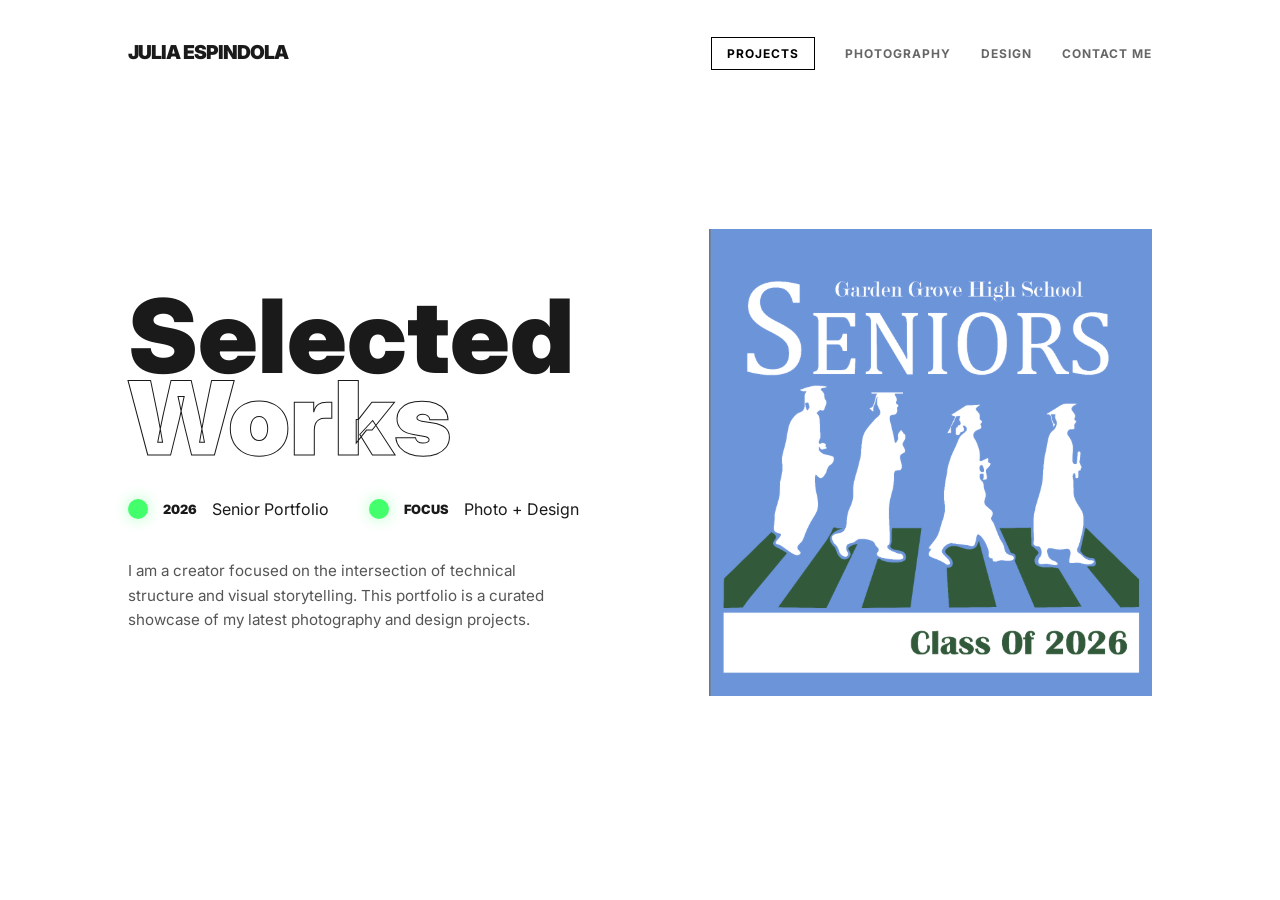
<file: index.html>
<!DOCTYPE html>
<html lang="en">
<head>
    <meta charset="UTF-8">
    <meta name="viewport" content="width=device-width, initial-scale=1.0">
    <title>Projects | 2026 Portfolio</title>
    <link href="https://fonts.googleapis.com/css2?family=Inter:wght@300;700;900&display=swap" rel="stylesheet">
    <link rel="stylesheet" href="style.css">
</head>
<body>

    <nav class="navbar">
        <div class="nav-brand">JULIA ESPINDOLA</div>
        <ul class="nav-menu">
            <li><a href="index.html" class="active">PROJECTS</a></li>
            <li><a href="photography.html">PHOTOGRAPHY</a></li>
            <li><a href="design.html">DESIGN</a></li>
            <li><a href="contact.html">CONTACT ME</a></li>
        </ul>
    </nav>

    <main class="hero-section">
        <div class="text-content">
            <h1 class="main-title">Selected<br><span class="outline-text">Works</span></h1>
            
            <div class="category-tags">
                <div class="tag">
                    <span class="neon-dot"></span>
                    <span class="tag-text">2026</span>
                    <p>Senior Portfolio</p>
                </div>
                <div class="tag">
                    <span class="neon-dot"></span>
                    <span class="tag-text">FOCUS</span>
                    <p>Photo + Design</p>
                </div>
            </div>

            <p class="bio-text">
                I am a creator focused on the intersection of technical structure and 
                visual storytelling. This portfolio is a curated showcase of my 
                latest photography and design projects.
            </p>
        </div>

        <div class="image-content">
            <img src="logo4.png" alt="Featured Work" class="hero-image">
        </div>
    </main>

    <script src="script.js"></script>
</body>
</html>
</file>
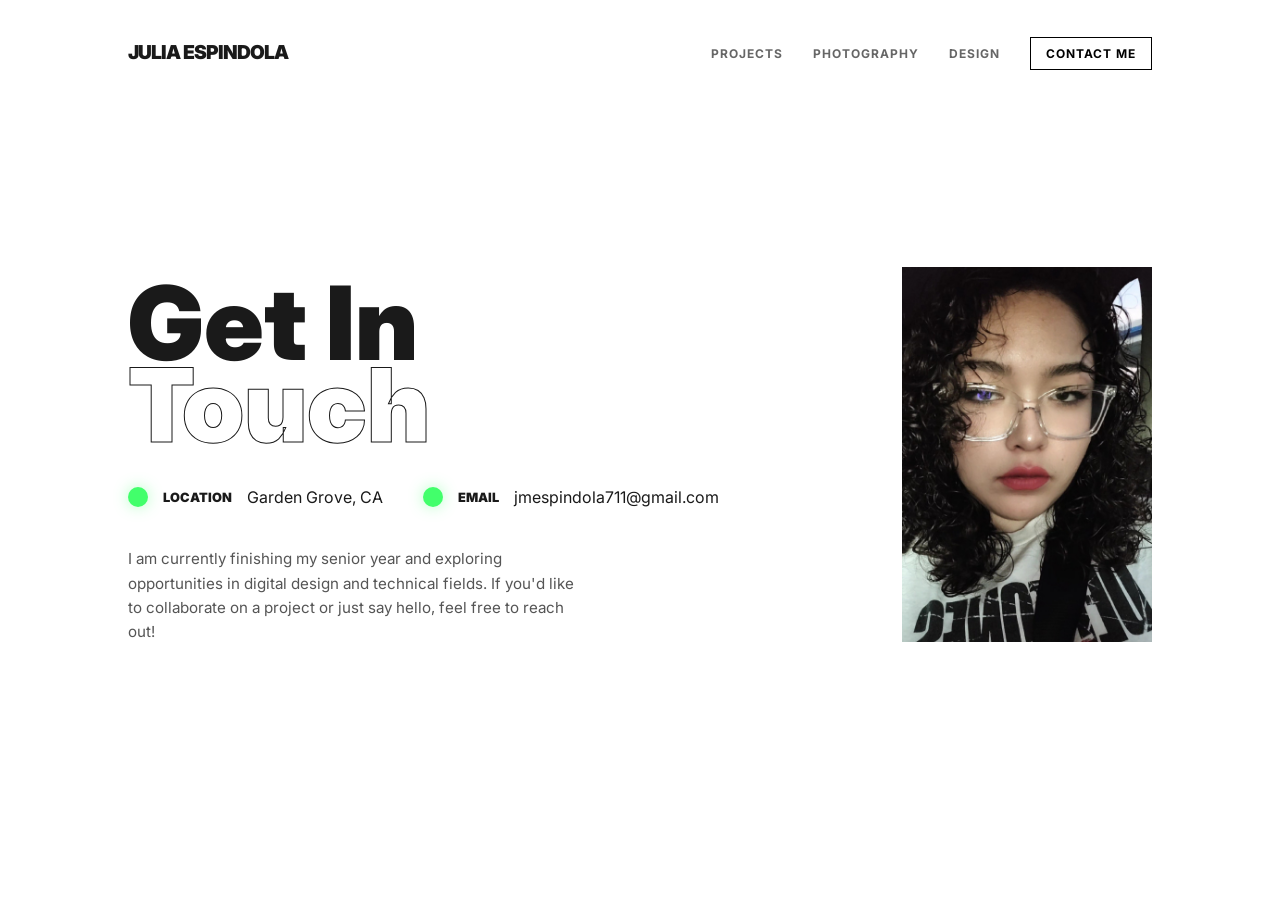
<file: contact.html>
<!DOCTYPE html>
<html lang="en">
<head>
    <meta charset="UTF-8">
    <meta name="viewport" content="width=device-width, initial-scale=1.0">
    <title>Contact | 2026 Portfolio</title>
    <link href="https://fonts.googleapis.com/css2?family=Inter:wght@300;700;900&display=swap" rel="stylesheet">
    <link rel="stylesheet" href="style.css">
</head>
<body>

    <nav class="navbar">
        <div class="nav-brand">JULIA ESPINDOLA</div>
        <ul class="nav-menu">
            <li><a href="index.html">PROJECTS</a></li>
            <li><a href="photography.html">PHOTOGRAPHY</a></li>
            <li><a href="design.html">DESIGN</a></li>
            <li><a href="contact.html" class="active">CONTACT ME</a></li>
        </ul>
    </nav>

    <main class="hero-section">
        <div class="text-content">
            <h1 class="main-title">Get In<br><span class="outline-text">Touch</span></h1>
            
            <div class="category-tags">
                <div class="tag">
                    <span class="neon-dot"></span>
                    <span class="tag-text">LOCATION</span>
                    <p>Garden Grove, CA</p>
                </div>
                <div class="tag">
                    <span class="neon-dot"></span>
                    <span class="tag-text">EMAIL</span>
                    <p><span class="copy-email">jmespindola711@gmail.com</span></p>
                </div>
            </div>

            <p class="bio-text">
                I am currently finishing my senior year and exploring opportunities in 
                digital design and technical fields. If you'd like to collaborate 
                on a project or just say hello, feel free to reach out!
            </p>
        </div>

        <div class="image-content">
            <img src="me.png" alt="Julia Espindola" style="width: 250px !important; height: auto !important; display: block; margin-bottom: 20px;">        </div>
    </main>

    <script src="script.js"></script>
</body>
</html>
</file>
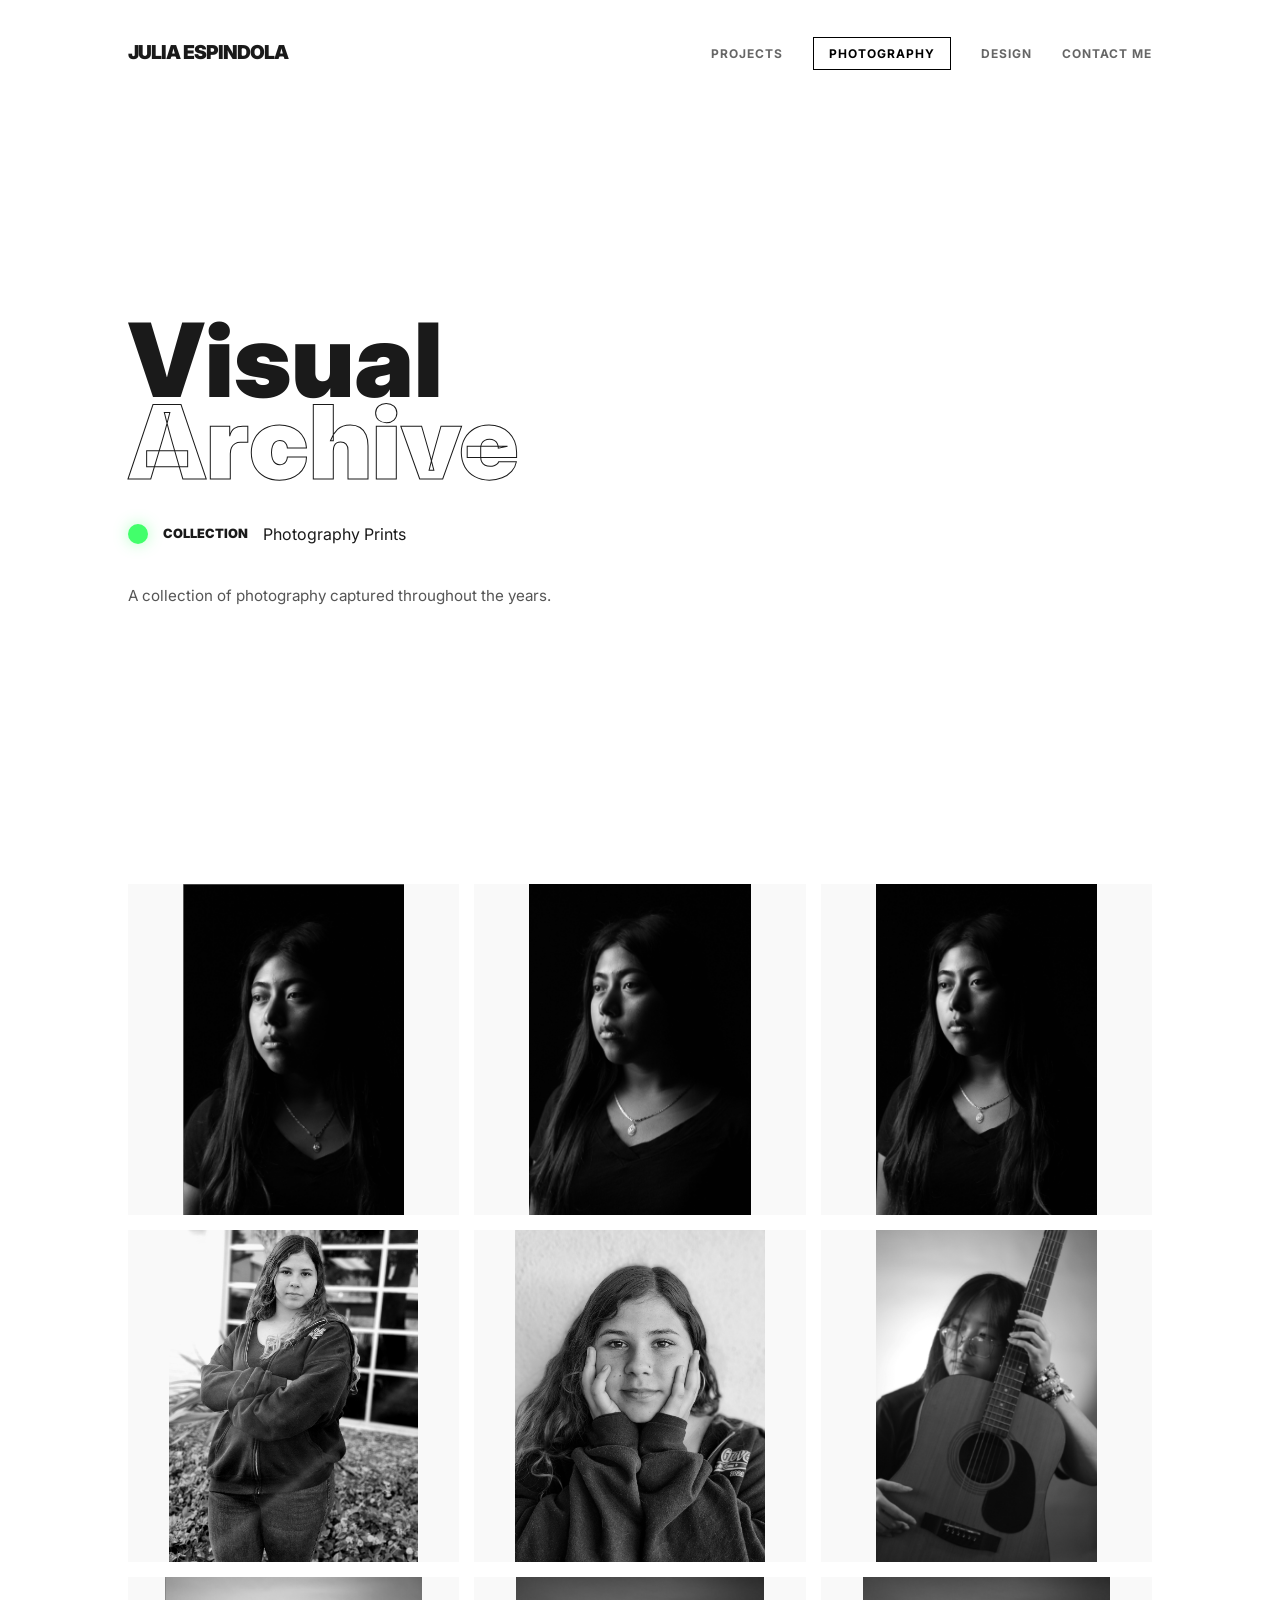
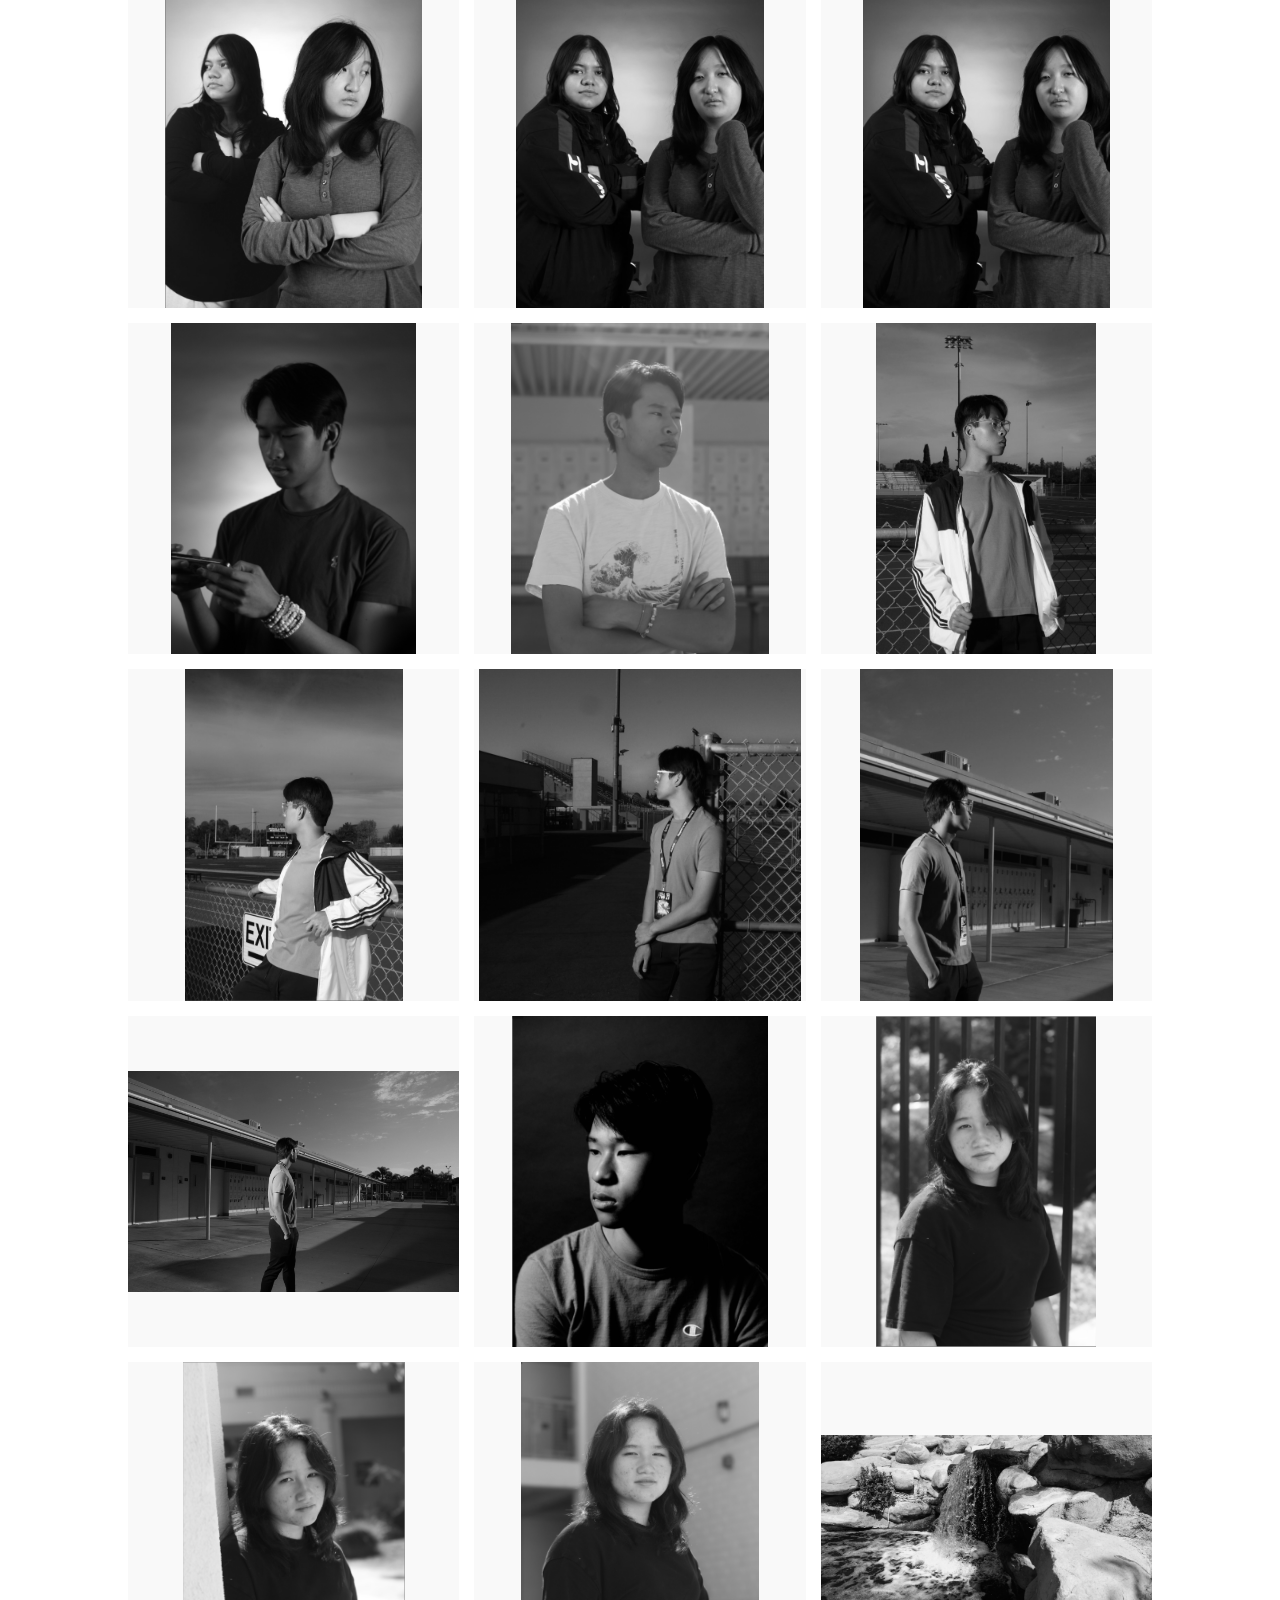
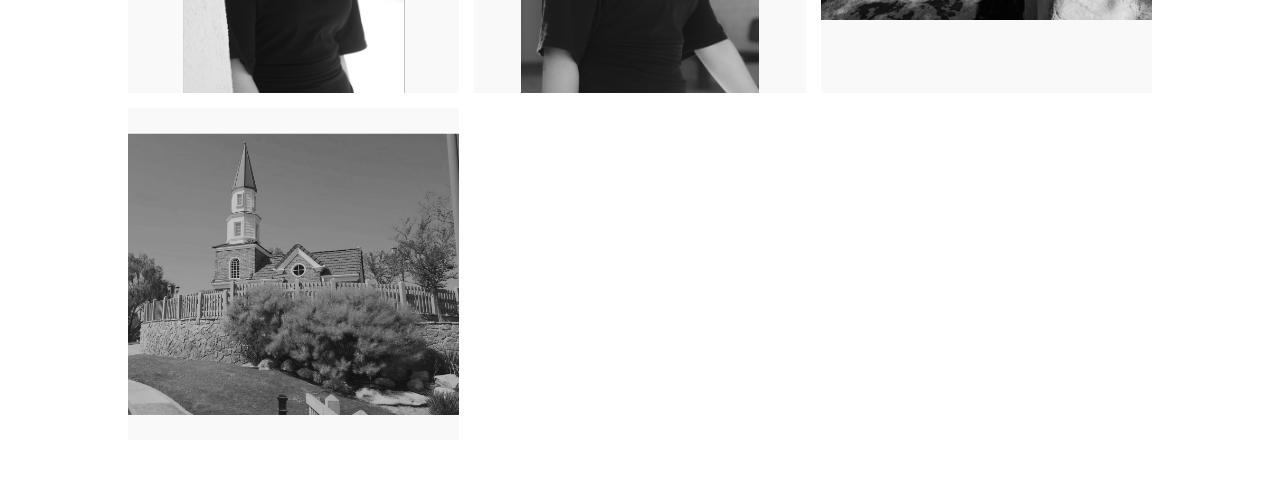
<file: photography.html>
<!DOCTYPE html>
<html lang="en">
<head>
    <meta charset="UTF-8">
    <meta name="viewport" content="width=device-width, initial-scale=1.0">
    <title>Photography | 2026 Portfolio</title>
    <link href="https://fonts.googleapis.com/css2?family=Inter:wght@300;700;900&display=swap" rel="stylesheet">
    <link rel="stylesheet" href="style.css">
</head>
<body>

    <nav class="navbar">
        <div class="nav-brand">JULIA ESPINDOLA</div>
        <ul class="nav-menu">
            <li><a href="index.html">PROJECTS</a></li>
            <li><a href="photography.html" class="active">PHOTOGRAPHY</a></li>
            <li><a href="design.html">DESIGN</a></li>
            <li><a href="contact.html">CONTACT ME</a></li>
        </ul>
    </nav>

    <main class="hero-section">
        <div class="text-content">
            <h1 class="main-title">Visual<br><span class="outline-text">Archive</span></h1>
            <div class="category-tags">
                <div class="tag">
                    <span class="neon-dot"></span>
                    <span class="tag-text">COLLECTION</span>
                    <p>Photography Prints</p>
                </div>
            </div>
            <p class="bio-text">A collection of photography captured throughout the years.</p>
        </div>
    </main>

    <section class="gallery-grid">
    <div class="photo-item"><img src="ali1.png" alt="Photo 1"></div>
    <div class="photo-item"><img src="ali2.png" alt="Photo 2"></div>
    <div class="photo-item"><img src="ali3.png" alt="Photo 3"></div>
    <div class="photo-item"><img src="lily1.png" alt="Portrait Standing"></div>
    <div class="photo-item"><img src="lily2.png" alt="Portrait Close-up"></div>
    <div class="photo-item"><img src="girl1.png" alt="Girl with Guitar"></div>
    <div class="photo-item"><img src="friends1.png" alt="Studio Shot 1"></div>
    <div class="photo-item"><img src="friends2.png" alt="Studio Shot 2"></div>
    <div class="photo-item"><img src="friends2.png" alt="Studio Shot 2"></div>

    <div class="photo-item"><img src="mike1.png" alt="Mike 1"></div>
    <div class="photo-item"><img src="mike2.png" alt="Mike 2"></div>
    <div class="photo-item"><img src="mike3.png" alt="Mike 3"></div>
    <div class="photo-item"><img src="mike4.png" alt="Mike 4"></div>
    <div class="photo-item"><img src="mike5.png" alt="Mike 5"></div>
    <div class="photo-item"><img src="mike6.png" alt="Mike 6"></div>
    <div class="photo-item"><img src="mike7.png" alt="Mike 7"></div>
    <div class="photo-item"><img src="mike8.png" alt="Mike 8"></div>
    <div class="photo-item"><img src="taylor1.png" alt="Taylor 1"></div>
    <div class="photo-item"><img src="taylor2.png" alt="Taylor 2"></div>
    <div class="photo-item"><img src="taylor3.png" alt="Taylor 3"></div>
    <div class="photo-item"><img src="outside1.png" alt="Outside 1"></div>
    <div class="photo-item"><img src="outside2.png" alt="Outside 2"></div>
    </section>

    <div id="lightbox" class="lightbox">
        <span class="close-btn">&times;</span>
        <img class="lightbox-content" id="lightbox-img">
    </div>

    <script src="script.js"></script>
</body>
</html>
</file>
<file: style.css>
/* --- GLOBAL RESET --- */
* {
    margin: 0;
    padding: 0;
    box-sizing: border-box;
}

body {
    font-family: 'Inter', sans-serif;
    background-color: #fff;
    color: #1a1a1a;
    overflow-x: hidden;
}

/* --- NAVBAR --- */
.navbar {
    display: flex;
    justify-content: space-between;
    align-items: center;
    padding: 40px 10%;
}

.nav-brand {
    font-weight: 900;
    font-size: 1.2rem;
    letter-spacing: -1px;
}

.nav-menu {
    display: flex;
    list-style: none;
    gap: 30px;
}

.nav-menu a {
    text-decoration: none;
    color: #666;
    font-size: 0.75rem;
    font-weight: 700;
    letter-spacing: 1px;
    transition: 0.3s ease;
}

.nav-menu a:hover {
    color: #42ff6b; 
    text-shadow: 0 0 10px rgba(66, 255, 107, 0.5);
}

.nav-menu a.active {
    color: #000;
    border: 1px solid #000;
    padding: 8px 15px;
}

/* --- HERO SECTION --- */
.hero-section {
    display: flex;
    padding: 0 10%;
    align-items: center;
    min-height: 80vh;
    gap: 50px;
}

.text-content {
    flex: 1.5;
}

.main-title {
    font-size: clamp(3.5rem, 8vw, 8rem);
    line-height: 0.8;
    font-weight: 900;
    color: #1a1a1a; /* Adjusted for visibility against white bg */
    margin-bottom: 40px;
}

.outline-text {
    color: transparent;
    -webkit-text-stroke: 1px #1a1a1a;
}

.category-tags {
    display: flex;
    flex-wrap: wrap;
    gap: 40px;
    margin-bottom: 40px;
}

.tag {
    display: flex;
    align-items: center;
    gap: 15px;
}

.neon-dot {
    width: 20px;
    height: 20px;
    background-color: #42ff6b;
    border-radius: 50%;
    box-shadow: 0 0 15px rgba(66, 255, 107, 0.4);
}

.tag-text {
    font-weight: 900;
    font-size: 0.8rem;
}

.bio-text {
    max-width: 450px;
    font-size: 0.95rem;
    line-height: 1.6;
    color: #555;
}

.hero-image {
    max-width: 100%;
    height: auto;
}

/* --- GALLERY GRID --- */
.gallery-grid {
    display: grid;
    grid-template-columns: repeat(auto-fit, minmax(280px, 1fr));
    gap: 15px;
    padding: 60px 10%;
}

.photo-item {
    aspect-ratio: 1 / 1; 
    overflow: hidden;
    filter: grayscale(100%);
    transition: 0.5s ease;
    cursor: pointer;
}

.photo-item:hover {
    filter: grayscale(0%);
    transform: translateY(-5px);
}

.photo-item img {
    width: 100%;
    height: 100%;
    object-fit: contain;
    background-color: #f9f9f9;
}

/* --- LIGHTBOX --- */
.lightbox {
    display: none;
    position: fixed;
    z-index: 1000;
    top: 0; left: 0; width: 100%; height: 100%;
    background: rgba(0,0,0,0.9);
    justify-content: center;
    align-items: center;
}

.lightbox-content {
    max-width: 80%;
    max-height: 80%;
    border: 2px solid #42ff6b;
}

.close-btn {
    position: absolute;
    top: 20px;
    right: 40px;
    color: white;
    font-size: 50px;
    cursor: pointer;
}

/* --- BEST WORKS (INDEX PAGE) --- */
.highlight-section {
    padding: 80px 10%;
    background-color: #f9f9f9; /* Contrast background */
}

.highlight-grid {
    display: flex;
    justify-content: center;
    gap: 20px;
    flex-wrap: wrap;
    margin-top: 40px;
}

.work-box {
    flex: 1;
    min-width: 250px;
    max-width: 300px;
    height: 400px;
    overflow: hidden;
    border: 1px solid #ddd;
}

.work-box img {
    width: 100%;
    height: 100%;
    object-fit: cover;
    transition: transform 0.4s ease;
}

.work-box img:hover {
    transform: scale(1.05);
}

/* --- CONTACT IMAGE FIX --- */
/* This specifically forces your profile photo to stay small */
.profile-img {
    width: 250px !important;
    max-width: 250px !important;
    height: auto !important;
    display: block;
    margin: 20px 0; /* Keeps it on the side */
/* This section keeps everything in a neat, small row */
/* --- BOTTOM IMAGES SECTION --- */
/* --- TOP PICKS SECTION --- */
/* --- TOP PICKS SECTION --- */
.top-picks-section {
    padding: 80px 10% 100px;
    background-color: #fff;
}

.picks-grid {
    display: flex;
    gap: 20px;
    margin-top: 30px;
    flex-wrap: wrap;
}

.pick-item {
    width: 300px; 
    height: 400px;
    overflow: hidden;
    background-color: #f4f4f4; /* Fills space if the photo is thin */
    border-radius: 4px;
    display: flex;
    align-items: center;
    justify-content: center;
}

.pick-item img {
    width: 100%;
    height: 100%;
    /* CHANGED: This shows the WHOLE image without cutting it off */
    object-fit: contain; 
    transition: transform 0.5s cubic-bezier(0.2, 1, 0.3, 1);
}

.pick-item:hover img {
    transform: scale(1.1); /* The zoom you liked! */
}

/* --- CONTACT IMAGE FIX --- */
.profile-img {
    width: 250px !important;
    height: auto !important;
    display: block;
}
</file>
